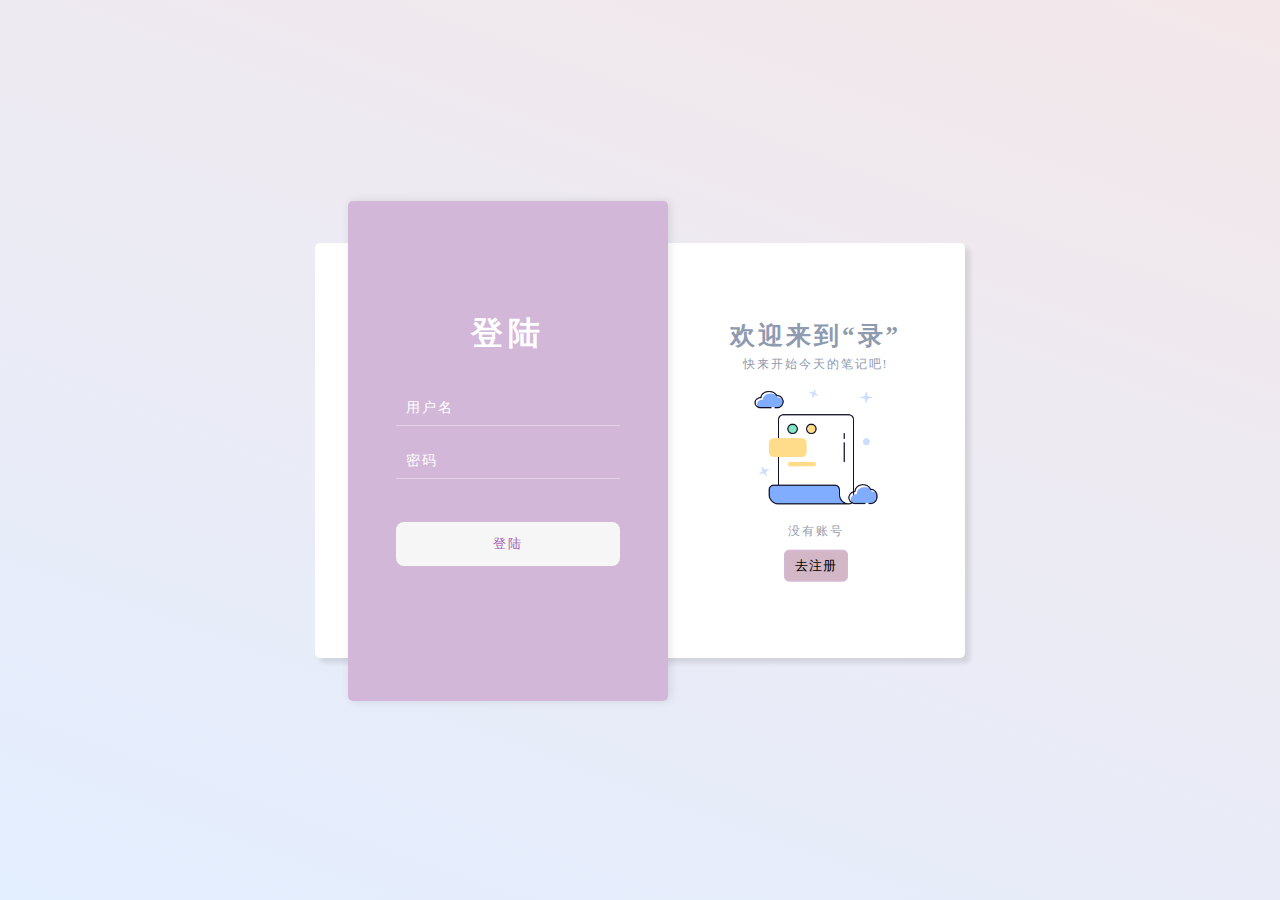
<file: index.html>
<!DOCTYPE html>
<html>
    <head>
        <meta charset="utf-8" http-equiv="content-type" type="text/javascript" name="viewPort" content="width=device-width, height=device-height, initial-scale=1">
        <script type="text/javascript" src="common/script/appPublic.js"></script>
        <script>
            appPublic.loadCssFile([
                "login/style/default.css"
            ]);
        </script>
    </head>
    <body>
        <div class="container">
            <div class="form-box" id="login_form_page">
                <!-- 注册 -->
                <div class="register-box hidden" >
                    <h1 data-lang="STR_LOGIN_REGISTER"><h1>
                    <input type="text" class="form-control" data-lang="STR_LOGIN_USRNAME">
                    <input type="email" class="form-control" data-lang="STR_LOGIN_EMAIL">
                    <input type="password" class="form-control" data-lang="STR_LOGIN_PWD">
                    <input type="password" class="form-control" data-lang="STR_LOGIN_CONFIRMPWD">
                    <button data-lang="STR_LOGIN_REGISTER"></button>
                </div>
                <!-- 登陆 -->
                <div class="login-box">
                    <h1 data-lang="STR_LOGIN_LOGIN"><h1>
                    <input type="text" class="form-control" data-lang="STR_LOGIN_USRNAME">
                    <input type="password" class="form-control" data-lang="STR_LOGIN_PWD">
                    <button data-lang="STR_LOGIN_LOGIN"></button>
                </div>
            </div>
            <div class="con-box left">
                <h2 data-lang="STR_LOGIN_INFO"></h2>
                <p data-lang="STR_LOGIN_LOGIN_NOTE"></p>
                <p data-lang="STR_LOGIN_LOGIN_PINFO" ></p>
                <button data-lang="STR_LOGIN_LOGIN_BTNINFO"></button>
            </div>
            <div class="con-box right">
                <h2 data-lang="STR_LOGIN_INFO"></h2>
                <p data-lang="STR_LOGIN_REGISTER_NOTE"></p>
                <p data-lang="STR_LOGIN_REGISTER_PINFO"></p>
                <button data-lang="STR_LOGIN_REGISTER_BTNINFO"></button>
            </div>
        </div>

        <script>
            appPublic.loadJsFile([
                "resources",
                "language/script/languageCh.js",
                "common/script/appCommon.js",
                "login/script/default.js",
            ], function(){
                login.init();
            });
        </script>
    </body>
</html>
</file>
